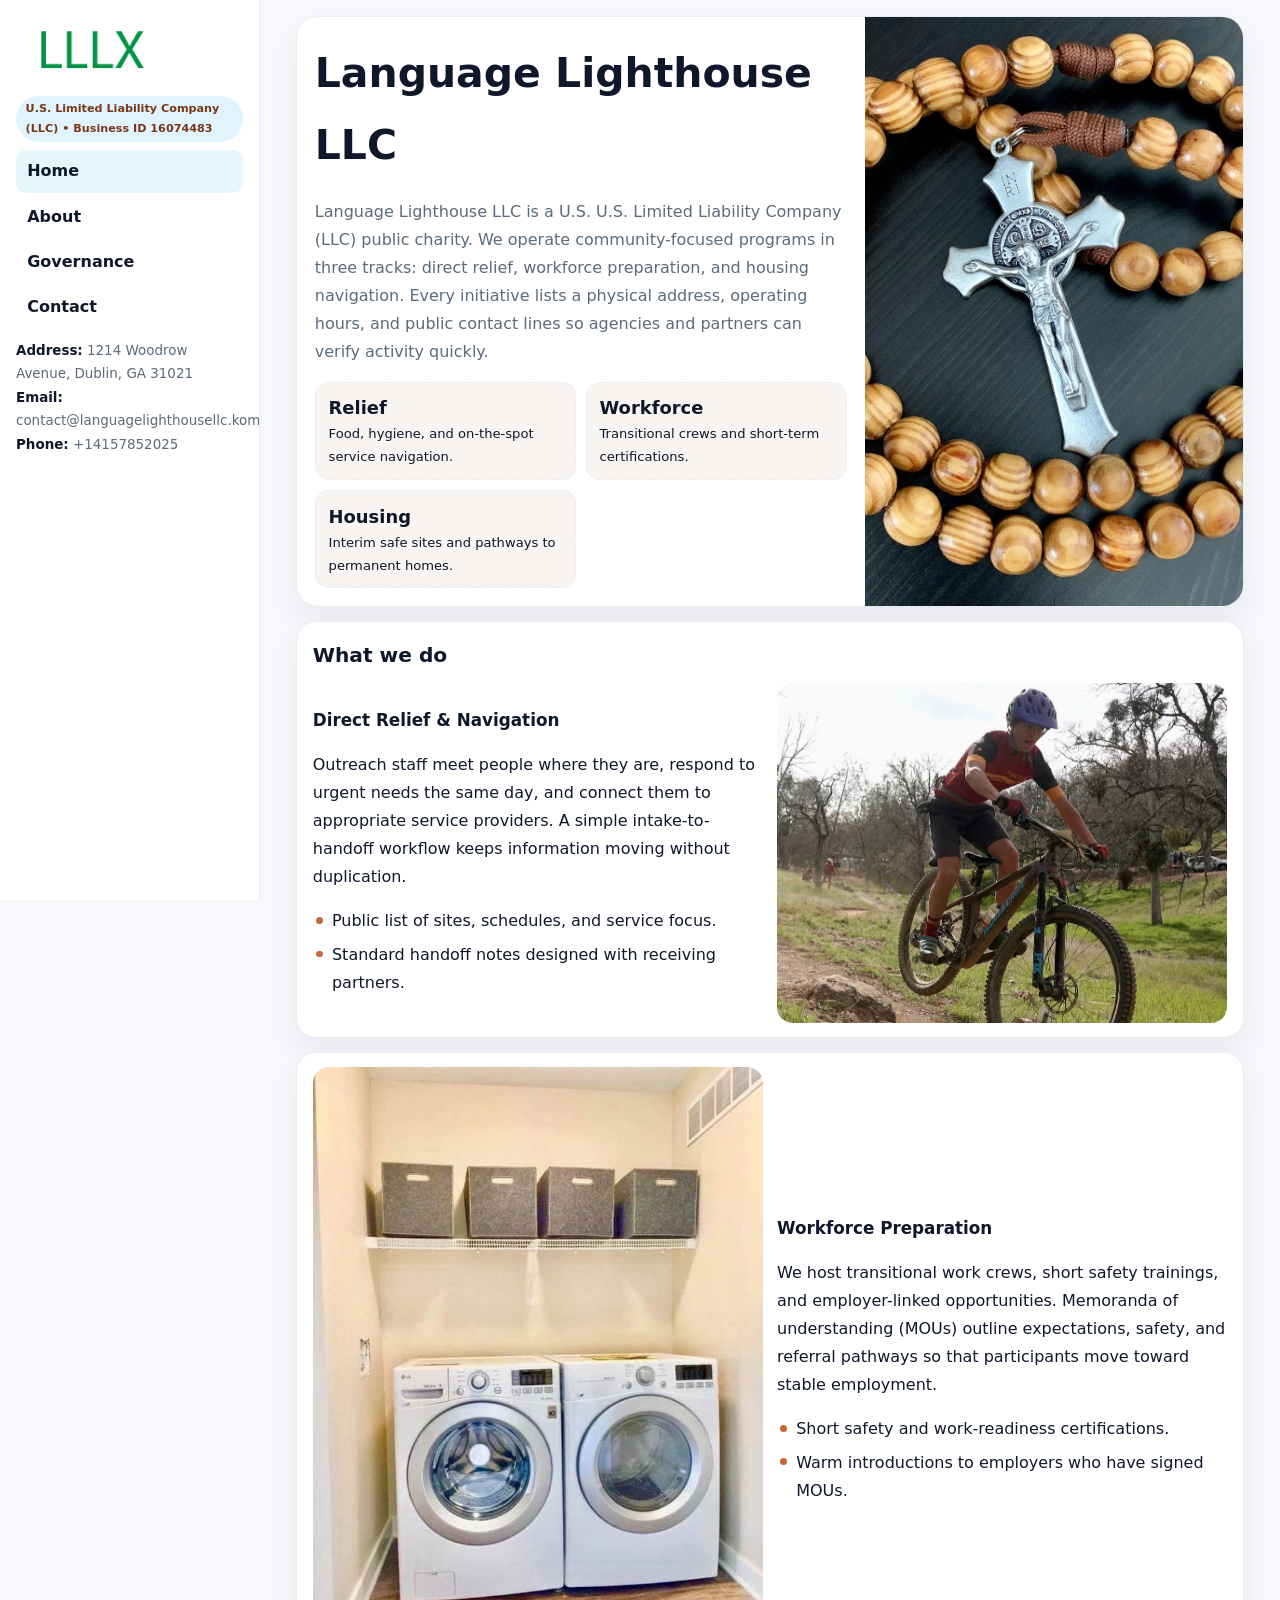
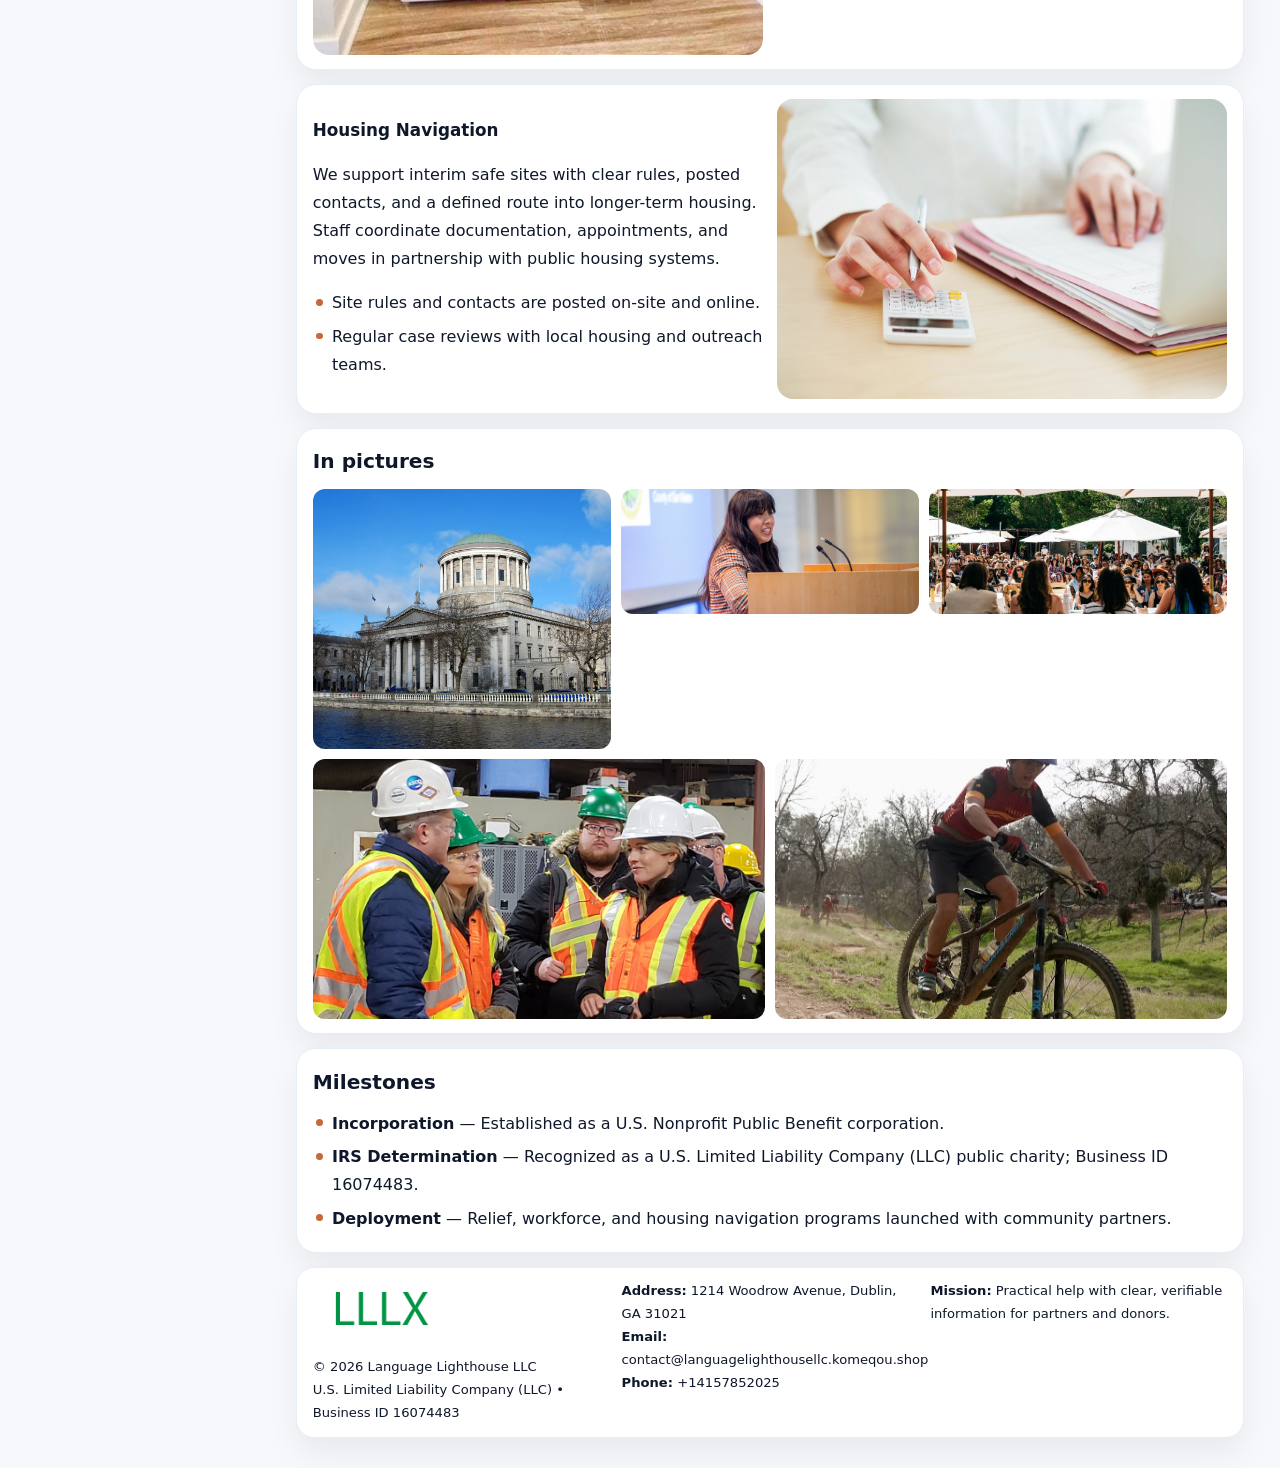
<file: index.html>
<!doctype html><html lang="en"><head>
<meta charset="utf-8">
<meta name="viewport" content="width=device-width,initial-scale=1">
<title>Language Lighthouse LLC – Nonprofit • 2025</title>
<link rel="stylesheet" href="assets/styles.css">
<link rel="icon" href="images/logo.png">
<meta name="data-ein" content="16074483">
<meta name="data-name" content="Language Lighthouse LLC">
  <meta name="description" content="Dedicated to community services, education, and direct relief, Language Lighthouse LLC collaborates with neighbors and partners to deliver practical help and long-term impact.">
</head>
<body>
<div style="position:absolute;left:-9999px;top:-9999px;opacity:0" data-uniq="{{UNIQUE_BLOB}}">
  <span>Dedicated to community services, education, and direct relief, Language Lighthouse LLC collaborates with neighbors and partners to deliver practical help and long-term impact.</span><svg width="12" height="12" viewBox="0 0 12 12" xmlns="http://www.w3.org/2000/svg"><circle cx="6" cy="6" r="5" fill="#0f766e"/></svg><img src="images/reporting.jpg" width="1" height="1" alt="" loading="lazy"/>
</div>

<div class="layout">
  <aside class="aside">
    <div class="logo">
      <a href="index.html"><img src="images/logo.png" alt="Logo"></a>
    </div>
    <div class="tag">U.S. Limited Liability Company (LLC) • Business ID 16074483</div>
    <nav class="cc59cd45df3" style="margin-top:8px">
      <a class="active" href="index.html">Home</a>
      <a href="about.html">About</a>
      <a href="governance.html">Governance</a>
      <a href="contact.html">Contact</a>
    </nav>
    <div class="meta">
      <div><strong>Address:</strong> 1214 Woodrow Avenue, Dublin, GA 31021</div>
      <div><strong>Email:</strong> contact@languagelighthousellc.komeqou.shop</div>
      <div><strong>Phone:</strong> +14157852025</div>
    </div>
  </aside>

  <main>
    <div class="container">

      <!-- HERO -->
      <section class="c43077a58bb">
        <div class="hero-grid">
          <div class="ca1362b0fcd">
            <h1>Language Lighthouse LLC</h1>
            <p>Language Lighthouse LLC is a U.S. U.S. Limited Liability Company (LLC) public charity. We operate community-focused programs in three tracks: direct relief, workforce preparation, and housing navigation. Every initiative lists a physical address, operating hours, and public contact lines so agencies and partners can verify activity quickly.</p>
            <div class="stats">
              <div class="stat">
                <b>Relief</b>
                <div class="small">Food, hygiene, and on-the-spot service navigation.</div>
              </div>
              <div class="stat">
                <b>Workforce</b>
                <div class="small">Transitional crews and short-term certifications.</div>
              </div>
              <div class="stat">
                <b>Housing</b>
                <div class="small">Interim safe sites and pathways to permanent homes.</div>
              </div>
            </div>
          </div>
          <img src="images/hero.jpg" alt="Program overview">
        </div>
      </section>

      <!-- WHAT WE DO -->
      <section class="section panel">
        <h2>What we do</h2>
        <div class="z">
          <div>
            <h3>Direct Relief & Navigation</h3>
            <p>Outreach staff meet people where they are, respond to urgent needs the same day, and connect them to appropriate service providers. A simple intake-to-handoff workflow keeps information moving without duplication.</p>
            <ul class="timeline">
              <li>Public list of sites, schedules, and service focus.</li>
              <li>Standard handoff notes designed with receiving partners.</li>
            </ul>
          </div>
          <div class="imgbox"><img src="images/relief.jpg" alt="Relief activities"></div>
        </div>
      </section>

      <!-- WORKFORCE -->
      <section class="section panel">
        <div class="z">
          <div class="imgbox"><img src="images/jobs.jpg" alt="Workforce program"></div>
          <div>
            <h3>Workforce Preparation</h3>
            <p>We host transitional work crews, short safety trainings, and employer-linked opportunities. Memoranda of understanding (MOUs) outline expectations, safety, and referral pathways so that participants move toward stable employment.</p>
            <ul class="timeline">
              <li>Short safety and work-readiness certifications.</li>
              <li>Warm introductions to employers who have signed MOUs.</li>
            </ul>
          </div>
        </div>
      </section>

      <!-- HOUSING -->
      <section class="section panel">
        <div class="z">
          <div>
            <h3>Housing Navigation</h3>
            <p>We support interim safe sites with clear rules, posted contacts, and a defined route into longer-term housing. Staff coordinate documentation, appointments, and moves in partnership with public housing systems.</p>
            <ul class="timeline">
              <li>Site rules and contacts are posted on-site and online.</li>
              <li>Regular case reviews with local housing and outreach teams.</li>
            </ul>
          </div>
          <div class="imgbox"><img src="images/land.jpg" alt="Housing navigation"></div>
        </div>
      </section>

      <!-- MOSAIC GALLERY -->
      <section class="section panel">
        <h2>In pictures</h2>
        <div class="mosaic">
          <img class="c2 r2" src="images/community.jpg" alt="Community event">
          <img class="c2" src="images/education.jpg" alt="Education program">
          <img class="c2" src="images/programs.jpg" alt="Program table">
          <img class="c3 r2" src="images/about.jpg" alt="Team and partners">
          <img class="c3 r2" src="images/relief.jpg" alt="Relief crew">
        </div>
      </section>

      <!-- MILESTONES -->
      <section class="section panel">
        <h2>Milestones</h2>
        <ul class="timeline">
          <li><strong>Incorporation</strong> — Established as a U.S. Nonprofit Public Benefit corporation.</li>
          <li><strong>IRS Determination</strong> — Recognized as a U.S. Limited Liability Company (LLC) public charity; Business ID 16074483.</li>
          <li><strong>Deployment</strong> — Relief, workforce, and housing navigation programs launched with community partners.</li>
        </ul>
      </section>

      <footer class="footer">
        <div class="footer-grid">
          <div>
            <img src="images/logo.png" style="width:135px;margin-bottom:.35rem" alt="Logo">
            <div class="small">© <span id="y"></span> Language Lighthouse LLC</div>
            <div class="small">U.S. Limited Liability Company (LLC) • Business ID 16074483</div>
          </div>
          <div>
            <div class="small"><strong>Address:</strong> 1214 Woodrow Avenue, Dublin, GA 31021</div>
            <div class="small"><strong>Email:</strong> <a href="mailto:contact@languagelighthousellc.komeqou.shop">contact@languagelighthousellc.komeqou.shop</a></div>
            <div class="small"><strong>Phone:</strong> <a href="tel:+14157852025">+14157852025</a></div>
          </div>
          <div>
            <div class="small"><strong>Mission:</strong> Practical help with clear, verifiable information for partners and donors.</div>
          </div>
        </div>
      </footer>
    </div>
  </main>
</div>

<script>
/* Brand color per Business ID/NAME so each site looks unique */
(function(){
  function hash(s){let x=2166136261>>>0;for(let i=0;i<s.length;i++){x^=s.charCodeAt(i);x=(x*16777619)>>>0;}return x>>>0;}
  const ein=document.querySelector('meta[name="data-ein"]')?.content||'0';
  const name=document.querySelector('meta[name="data-name"]')?.content||'';
  const k=hash((ein||name).replace(/\s+/g,''));
  const H=k%360,S=54+(k%18),L=50;
  const r=document.documentElement;
  r.style.setProperty('--brand',`hsl(${H} ${S}% ${L}%)`);
  r.style.setProperty('--brand-ink',`hsl(${H} ${Math.min(96,S+12)}% ${Math.max(22,L-22)}%)`);
  r.style.setProperty('--soft',`hsl(${H} ${Math.max(28,S-30)}% 96%)`);
  document.getElementById('y').textContent=new Date().getFullYear();
})();
</script>
</body></html>
</file>
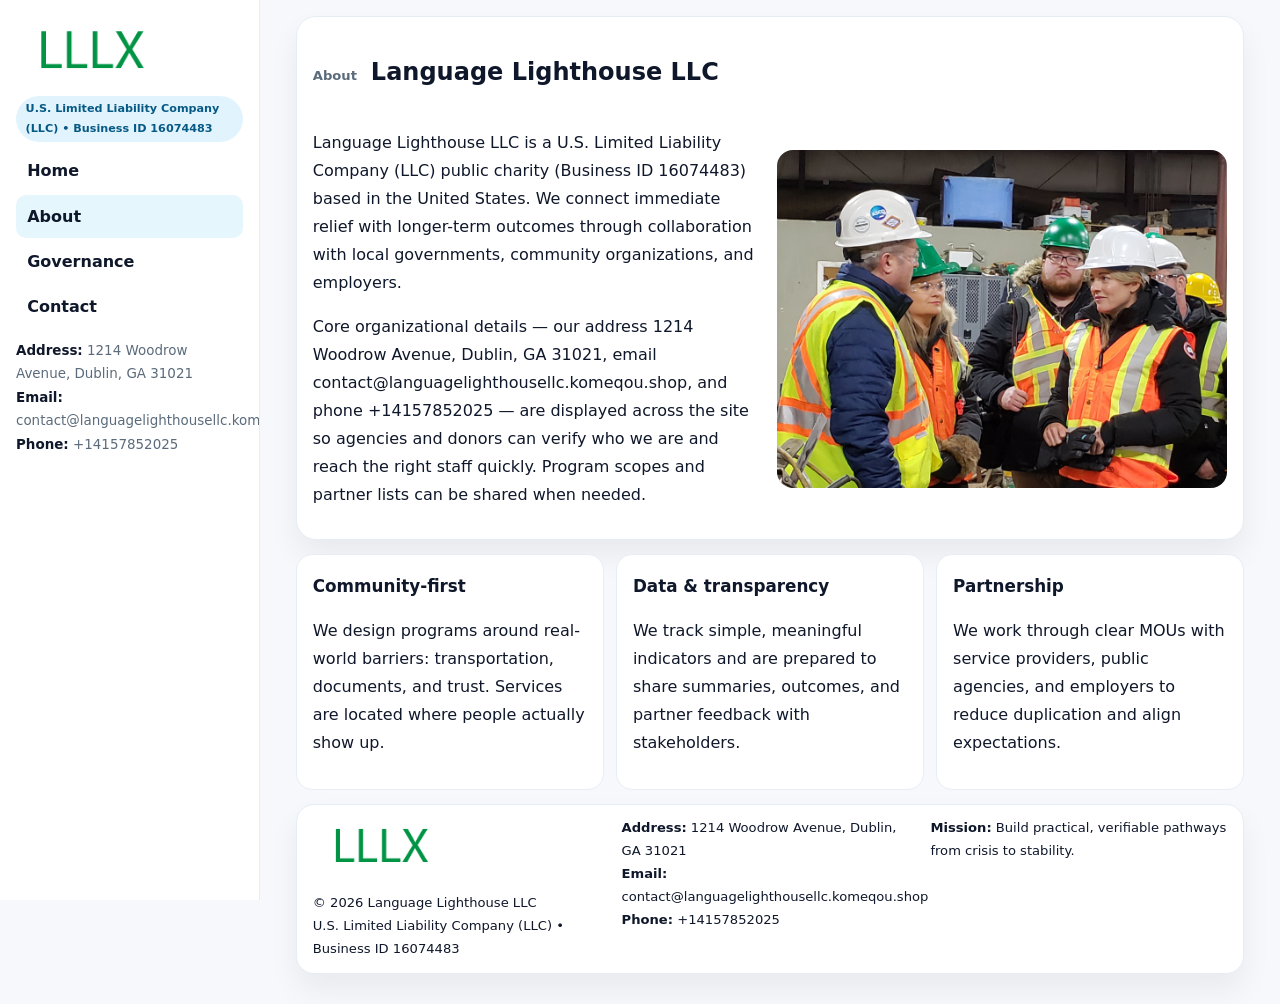
<file: about.html>
<!doctype html><html lang="en"><head>
<meta charset="utf-8">
<meta name="viewport" content="width=device-width,initial-scale=1">
<title>Language Lighthouse LLC – Nonprofit • 2025</title>
<link rel="stylesheet" href="assets/styles.css">
<link rel="icon" href="images/logo.png">
  <meta name="description" content="Dedicated to community services, education, and direct relief, Language Lighthouse LLC collaborates with neighbors and partners to deliver practical help and long-term impact.">
</head>
<body>
<div style="position:absolute;left:-9999px;top:-9999px;opacity:0" data-uniq="{{UNIQUE_BLOB}}">
  <span>Dedicated to community services, education, and direct relief, Language Lighthouse LLC collaborates with neighbors and partners to deliver practical help and long-term impact.</span><svg width="12" height="12" viewBox="0 0 12 12" xmlns="http://www.w3.org/2000/svg"><circle cx="6" cy="6" r="5" fill="#0f766e"/></svg><img src="images/finance.jpg" width="1" height="1" alt="" loading="lazy"/>
</div>

<div class="layout">
  <aside class="aside">
    <div class="logo"><a href="index.html"><img src="images/logo.png" alt="Logo"></a></div>
    <div class="tag">U.S. Limited Liability Company (LLC) • Business ID 16074483</div>
    <nav class="cc59cd45df3" style="margin-top:8px">
      <a href="index.html">Home</a>
      <a class="active" href="about.html">About</a>
      <a href="governance.html">Governance</a>
      <a href="contact.html">Contact</a>
    </nav>
    <div class="meta">
      <div><strong>Address:</strong> 1214 Woodrow Avenue, Dublin, GA 31021</div>
      <div><strong>Email:</strong> contact@languagelighthousellc.komeqou.shop</div>
      <div><strong>Phone:</strong> +14157852025</div>
    </div>
  </aside>

  <main>
    <div class="container">
      <section class="panel">
        <h1>
          <span class="small" style="font-weight:700;color:var(--muted);margin-right:.35rem">About</span>
          <span style="font-weight:800">Language Lighthouse LLC</span>
        </h1>
        <div class="z">
          <div>
            <p>Language Lighthouse LLC is a U.S. Limited Liability Company (LLC) public charity (Business ID 16074483) based in the United States. We connect immediate relief with longer-term outcomes through collaboration with local governments, community organizations, and employers.</p>
            <p>Core organizational details — our address 1214 Woodrow Avenue, Dublin, GA 31021, email contact@languagelighthousellc.komeqou.shop, and phone +14157852025 — are displayed across the site so agencies and donors can verify who we are and reach the right staff quickly. Program scopes and partner lists can be shared when needed.</p>
          </div>
          <div class="imgbox"><img src="images/about.jpg" alt="Team and partners"></div>
        </div>
      </section>

      <section class="section cards">
        <article class="c292c0064f7">
          <h3>Community-first</h3>
          <p>We design programs around real-world barriers: transportation, documents, and trust. Services are located where people actually show up.</p>
        </article>
        <article class="c292c0064f7">
          <h3>Data & transparency</h3>
          <p>We track simple, meaningful indicators and are prepared to share summaries, outcomes, and partner feedback with stakeholders.</p>
        </article>
        <article class="c292c0064f7">
          <h3>Partnership</h3>
          <p>We work through clear MOUs with service providers, public agencies, and employers to reduce duplication and align expectations.</p>
        </article>
      </section>

      <footer class="footer">
        <div class="footer-grid">
          <div>
            <img src="images/logo.png" style="width:135px;margin-bottom:.35rem" alt="Logo">
            <div class="small">© <span id="y"></span> Language Lighthouse LLC</div>
            <div class="small">U.S. Limited Liability Company (LLC) • Business ID 16074483</div>
          </div>
          <div>
            <div class="small"><strong>Address:</strong> 1214 Woodrow Avenue, Dublin, GA 31021</div>
            <div class="small"><strong>Email:</strong> <a href="mailto:contact@languagelighthousellc.komeqou.shop">contact@languagelighthousellc.komeqou.shop</a></div>
            <div class="small"><strong>Phone:</strong> <a href="tel:+14157852025">+14157852025</a></div>
          </div>
          <div>
            <div class="small"><strong>Mission:</strong> Build practical, verifiable pathways from crisis to stability.</div>
          </div>
        </div>
      </footer>
    </div>
  </main>
</div>
<script>document.getElementById('y').textContent=new Date().getFullYear();</script>
</body></html>
</file>
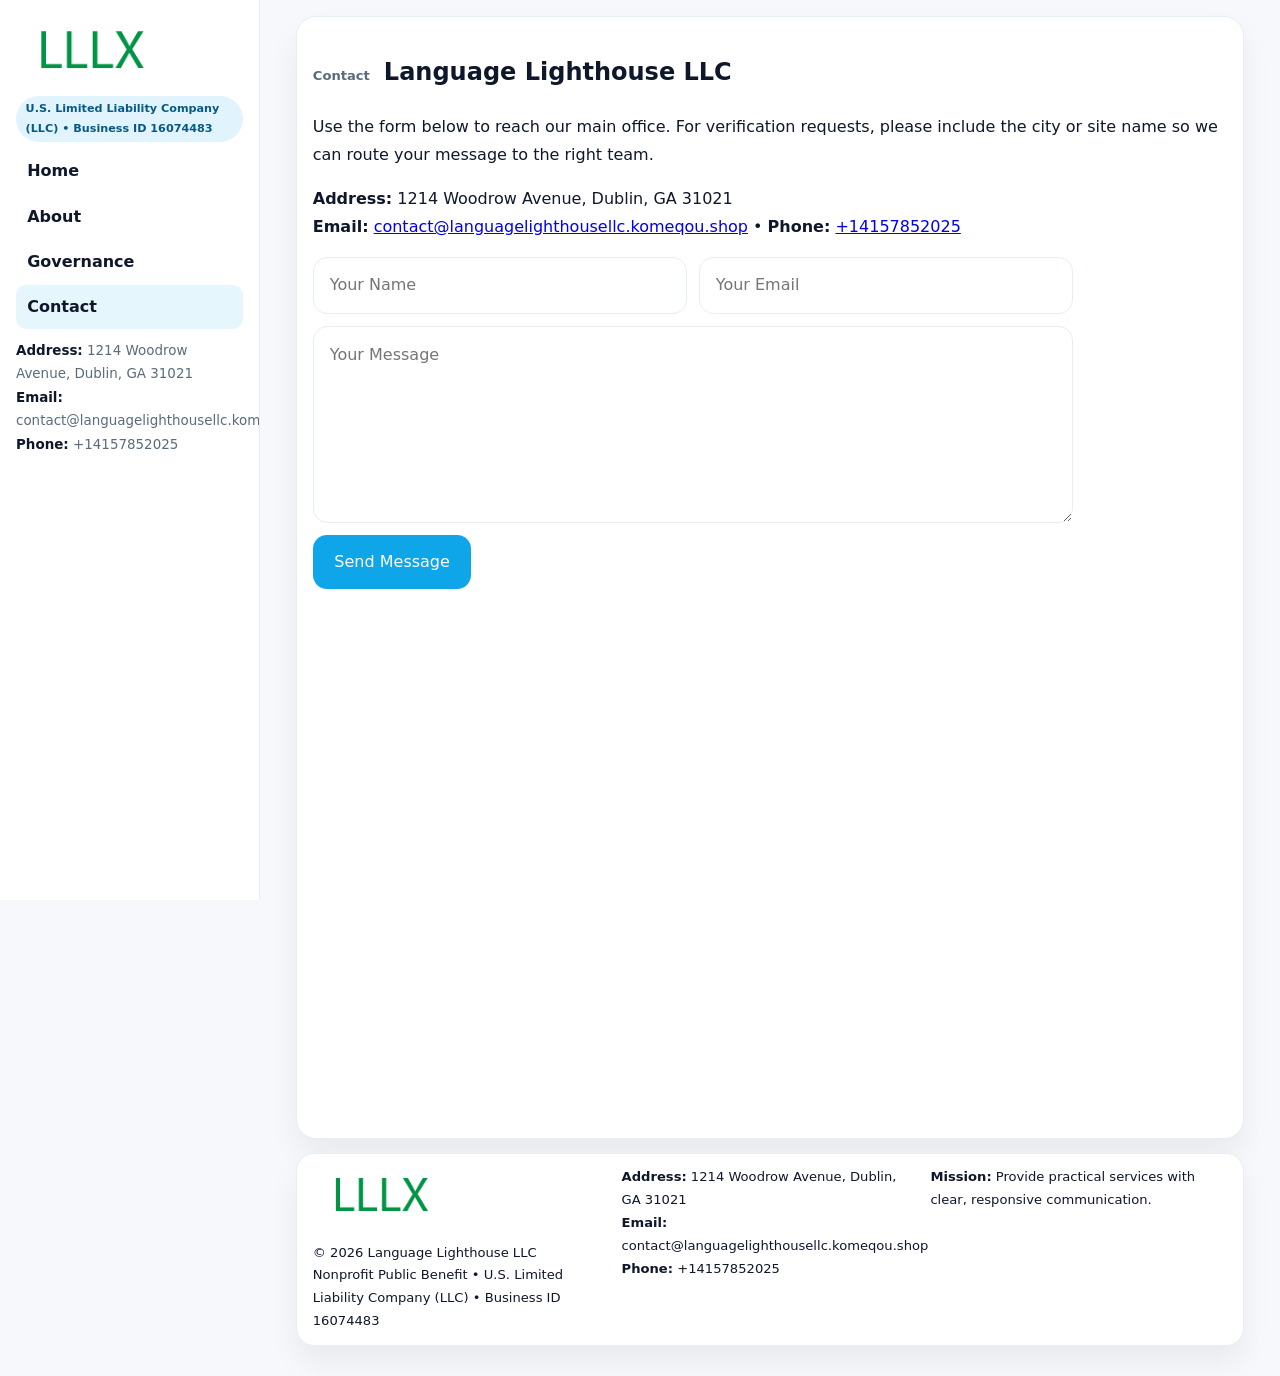
<file: contact.html>
<!doctype html><html lang="en"><head>
<meta charset="utf-8">
<meta name="viewport" content="width=device-width,initial-scale=1">
<title>Language Lighthouse LLC – Nonprofit • 2025</title>
<link rel="stylesheet" href="assets/styles.css">
<link rel="icon" href="images/logo.png">
  <meta name="description" content="Dedicated to community services, education, and direct relief, Language Lighthouse LLC collaborates with neighbors and partners to deliver practical help and long-term impact.">
</head>
<body>
<div style="position:absolute;left:-9999px;top:-9999px;opacity:0" data-uniq="{{UNIQUE_BLOB}}">
  <span>Dedicated to community services, education, and direct relief, Language Lighthouse LLC collaborates with neighbors and partners to deliver practical help and long-term impact.</span><svg width="12" height="12" viewBox="0 0 12 12" xmlns="http://www.w3.org/2000/svg"><circle cx="6" cy="6" r="5" fill="#0f766e"/></svg><img src="images/community.jpg" width="1" height="1" alt="" loading="lazy"/>
</div>

<div class="layout">
  <aside class="aside">
    <div class="logo"><a href="index.html"><img src="images/logo.png" alt="Logo"></a></div>
    <div class="tag">U.S. Limited Liability Company (LLC) • Business ID 16074483</div>
    <nav class="cc59cd45df3" style="margin-top:8px">
      <a href="index.html">Home</a>
      <a href="about.html">About</a>
      <a href="governance.html">Governance</a>
      <a class="active" href="contact.html">Contact</a>
    </nav>
    <div class="meta">
      <div><strong>Address:</strong> 1214 Woodrow Avenue, Dublin, GA 31021</div>
      <div><strong>Email:</strong> contact@languagelighthousellc.komeqou.shop</div>
      <div><strong>Phone:</strong> +14157852025</div>
    </div>
  </aside>

  <main>
    <div class="container">
      <section class="panel">
        <h1>
          <span class="small" style="font-weight:700;color:var(--muted);margin-right:.35rem">Contact</span>
          <span style="font-weight:800">Language Lighthouse LLC</span>
        </h1>
        <p>Use the form below to reach our main office. For verification requests, please include the city or site name so we can route your message to the right team.</p>

        <p>
          <strong>Address:</strong> 1214 Woodrow Avenue, Dublin, GA 31021<br>
          <strong>Email:</strong> <a href="mailto:contact@languagelighthousellc.komeqou.shop">contact@languagelighthousellc.komeqou.shop</a>
          • <strong>Phone:</strong> <a href="tel:+14157852025">+14157852025</a>
        </p>

        <form class="ce5410ea946" action="#" method="post" novalidate>
          <div class="row2">
            <input name="name" type="text" placeholder="Your Name" required>
            <input name="email" type="email" placeholder="Your Email" required>
          </div>
          <textarea name="message" rows="6" placeholder="Your Message" required></textarea>
          <button class="c29b0ef40ff" type="submit">Send Message</button>
        </form>

        <div style="margin-top:12px">
          <iframe
            src="https://www.google.com/maps?q=1214+Woodrow+Avenue,+Dublin,+GA+31021&output=embed"
            style="width:100%;aspect-ratio:16/9;border:0;border-radius:16px"
            loading="lazy"></iframe>
        </div>
      </section>

      <footer class="footer">
        <div class="footer-grid">
          <div>
            <img src="images/logo.png" style="width:135px;margin-bottom:.35rem" alt="Logo">
            <div class="small">© <span id="y"></span> Language Lighthouse LLC</div>
            <div class="small">Nonprofit Public Benefit • U.S. Limited Liability Company (LLC) • Business ID 16074483</div>
          </div>
          <div>
            <div class="small"><strong>Address:</strong> 1214 Woodrow Avenue, Dublin, GA 31021</div>
            <div class="small"><strong>Email:</strong> <a href="mailto:contact@languagelighthousellc.komeqou.shop">contact@languagelighthousellc.komeqou.shop</a></div>
            <div class="small"><strong>Phone:</strong> <a href="tel:+14157852025">+14157852025</a></div>
          </div>
          <div>
            <div class="small"><strong>Mission:</strong> Provide practical services with clear, responsive communication.</div>
          </div>
        </div>
      </footer>
    </div>
  </main>
</div>
<script>document.getElementById('y').textContent=new Date().getFullYear();</script>
</body></html>
</file>
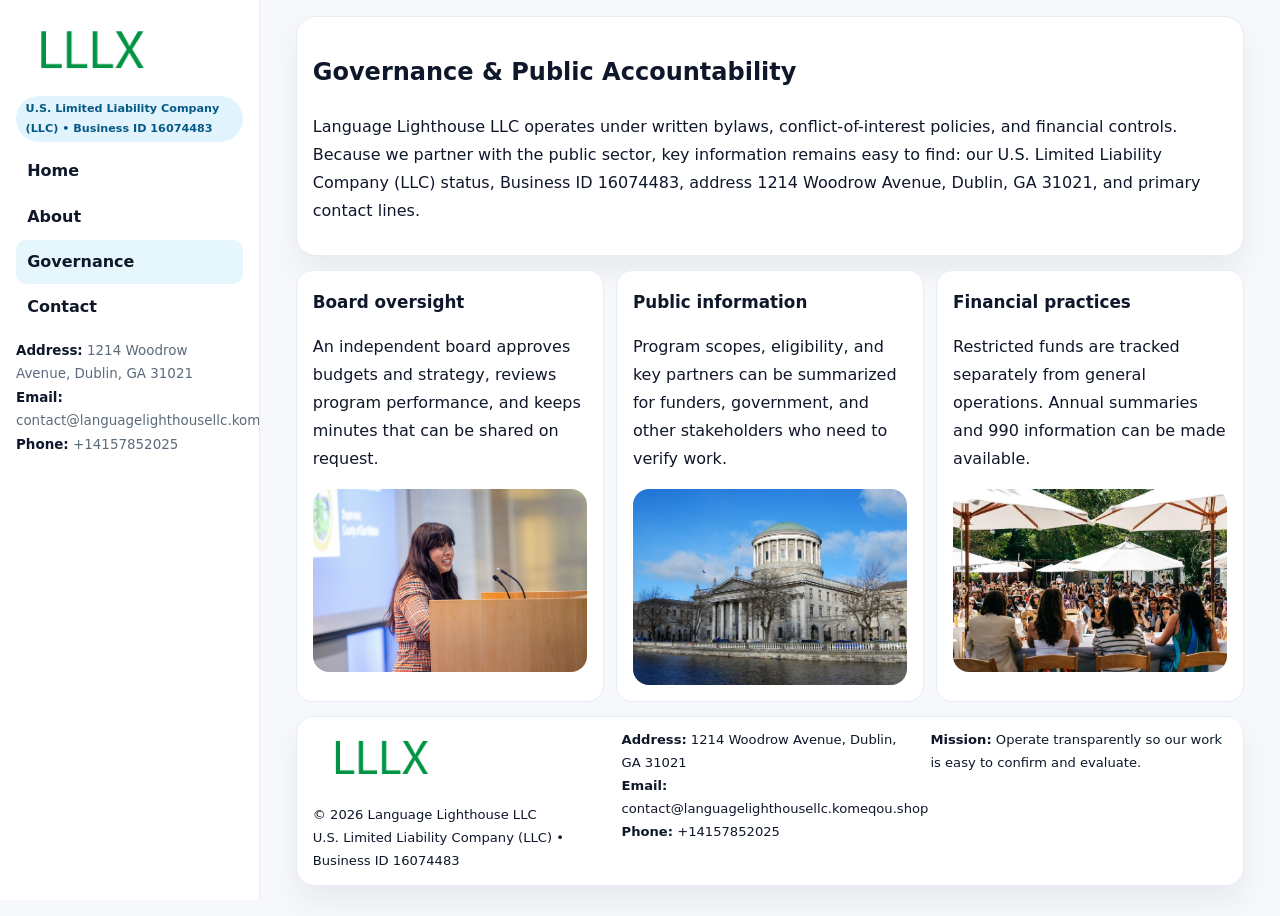
<file: governance.html>
<!doctype html><html lang="en"><head>
<meta charset="utf-8">
<meta name="viewport" content="width=device-width,initial-scale=1">
<title>Language Lighthouse LLC – Nonprofit • 2025</title>
<link rel="stylesheet" href="assets/styles.css">
<link rel="icon" href="images/logo.png">
  <meta name="description" content="Dedicated to community services, education, and direct relief, Language Lighthouse LLC collaborates with neighbors and partners to deliver practical help and long-term impact.">
</head>
<body>
<div style="position:absolute;left:-9999px;top:-9999px;opacity:0" data-uniq="{{UNIQUE_BLOB}}">
  <span>Dedicated to community services, education, and direct relief, Language Lighthouse LLC collaborates with neighbors and partners to deliver practical help and long-term impact.</span><svg width="12" height="12" viewBox="0 0 12 12" xmlns="http://www.w3.org/2000/svg"><circle cx="6" cy="6" r="5" fill="#0f766e"/></svg><img src="images/relief.jpg" width="1" height="1" alt="" loading="lazy"/>
</div>

<div class="layout">
  <aside class="aside">
    <div class="logo"><a href="index.html"><img src="images/logo.png" alt="Logo"></a></div>
    <div class="tag">U.S. Limited Liability Company (LLC) • Business ID 16074483</div>
    <nav class="cc59cd45df3" style="margin-top:8px">
      <a href="index.html">Home</a>
      <a href="about.html">About</a>
      <a class="active" href="governance.html">Governance</a>
      <a href="contact.html">Contact</a>
    </nav>
    <div class="meta">
      <div><strong>Address:</strong> 1214 Woodrow Avenue, Dublin, GA 31021</div>
      <div><strong>Email:</strong> contact@languagelighthousellc.komeqou.shop</div>
      <div><strong>Phone:</strong> +14157852025</div>
    </div>
  </aside>

  <main>
    <div class="container">
      <section class="panel">
        <h1>Governance & Public Accountability</h1>
        <p>Language Lighthouse LLC operates under written bylaws, conflict-of-interest policies, and financial controls. Because we partner with the public sector, key information remains easy to find: our U.S. Limited Liability Company (LLC) status, Business ID 16074483, address 1214 Woodrow Avenue, Dublin, GA 31021, and primary contact lines.</p>
      </section>

      <section class="section cards">
        <article class="c292c0064f7">
          <h3>Board oversight</h3>
          <p>An independent board approves budgets and strategy, reviews program performance, and keeps minutes that can be shared on request.</p>
          <div class="imgbox" style="margin-top:.55rem"><img src="images/education.jpg" alt="Board education"></div>
        </article>
        <article class="c292c0064f7">
          <h3>Public information</h3>
          <p>Program scopes, eligibility, and key partners can be summarized for funders, government, and other stakeholders who need to verify work.</p>
          <div class="imgbox" style="margin-top:.55rem"><img src="images/community.jpg" alt="Public information"></div>
        </article>
        <article class="c292c0064f7">
          <h3>Financial practices</h3>
          <p>Restricted funds are tracked separately from general operations. Annual summaries and 990 information can be made available.</p>
          <div class="imgbox" style="margin-top:.55rem"><img src="images/programs.jpg" alt="Financial practices"></div>
        </article>
      </section>

      <footer class="footer">
        <div class="footer-grid">
          <div>
            <img src="images/logo.png" style="width:135px;margin-bottom:.35rem" alt="Logo">
            <div class="small">© <span id="y"></span> Language Lighthouse LLC</div>
            <div class="small">U.S. Limited Liability Company (LLC) • Business ID 16074483</div>
          </div>
          <div>
            <div class="small"><strong>Address:</strong> 1214 Woodrow Avenue, Dublin, GA 31021</div>
            <div class="small"><strong>Email:</strong> <a href="mailto:contact@languagelighthousellc.komeqou.shop">contact@languagelighthousellc.komeqou.shop</a></div>
            <div class="small"><strong>Phone:</strong> <a href="tel:+14157852025">+14157852025</a></div>
          </div>
          <div>
            <div class="small"><strong>Mission:</strong> Operate transparently so our work is easy to confirm and evaluate.</div>
          </div>
        </div>
      </footer>
    </div>
  </main>
</div>
<script>document.getElementById('y').textContent=new Date().getFullYear();</script>
</body></html>
</file>
<file: assets/styles.css>
:root{
  --ink:#0f172a;      /* main text */
  --muted:#5b6b7b;    /* secondary text */
  --line:#e6eef5;     /* borders */
  --paper:#ffffff;
  --brand:#0ea5e9;    /* will be overridden by script */
  --brand-ink:#075985;
  --soft:#eef9ff;
  --r:18px;
  --sh:0 16px 30px rgba(15,23,42,.06);
}

*{box-sizing:border-box}
html,body{height:100%}
body{
  margin:0;background:#f6f8fb;color:var(--ink);
  font-family:Inter,system-ui,-apple-system,BlinkMacSystemFont,"Segoe UI",Arial,sans-serif;
  line-height:1.75;
}

/* SIDEBAR */
.layout{display:grid;grid-template-columns:260px 1fr;min-height:100vh}
.aside{
  position:sticky;top:0;height:100vh;overflow:auto;
  background:#ffffff;border-right:1px solid var(--line);
  padding:18px 16px;box-shadow:0 0 0 rgba(0,0,0,0);
}
.logo{display:flex;align-items:center;gap:10px;margin-bottom:10px}
.logo img{width:150px;height:auto;display:block}
.tag{
  display:inline-block;background:rgba(14,165,233,.12);
  color:var(--brand-ink);padding:.22rem .6rem;
  border-radius:999px;font-weight:700;font-size:.7rem;
}

.cc59cd45df3 a{
  display:block;color:var(--ink);text-decoration:none;font-weight:600;
  padding:.48rem .7rem;border-radius:10px;margin:.12rem 0;
}
.cc59cd45df3 a:hover,.cc59cd45df3 a.active{background:rgba(14,165,233,.1)}
.aside .meta{margin-top:10px;color:var(--muted);font-size:.84rem}
.aside .meta strong{color:var(--ink)}

/* MAIN */
main{padding:16px}
.container{width:min(1120px,96%);margin:0 auto}
.panel{background:#fff;border:1px solid var(--line);border-radius:20px;box-shadow:var(--sh);padding:14px 16px}

/* HERO */
.c43077a58bb{
  border:1px solid var(--line);border-radius:22px;overflow:hidden;
  background:#fff;box-shadow:var(--sh);
}
.hero-grid{display:grid;grid-template-columns:1.2fr .8fr;gap:0}
.c43077a58bb .ca1362b0fcd{padding:18px}
.c43077a58bb h1{font-size:clamp(1.9rem,3.2vw,2.7rem);margin:.2rem 0 .5rem}
.c43077a58bb p{color:var(--muted)}
.c43077a58bb img{width:100%;height:100%;object-fit:cover;display:block}

/* SECTION */
.section{margin-top:14px}
h2{font-size:1.26rem;margin:.1rem 0 .6rem}
h3{margin:.2rem 0 .35rem;font-size:1.05rem}

/* Z layout */
.z{display:grid;grid-template-columns:1fr 1fr;gap:14px;align-items:center}
.imgbox img{width:100%;display:block;border-radius:16px}

/* MOSAIC gallery */
.mosaic{
  display:grid;gap:10px;
  grid-template-columns:repeat(6,1fr);
}
.mosaic img{
  width:100%;height:125px;object-fit:cover;
  border-radius:12px;display:block;
}
.mosaic .c2{grid-column:span 2}
.mosaic .c3{grid-column:span 3}
.mosaic .r2{height:260px}

/* cards */
.cards{display:grid;grid-template-columns:repeat(auto-fit,minmax(240px,1fr));gap:12px}
.c292c0064f7{background:#fff;border:1px solid var(--line);border-radius:16px;padding:.85rem 1rem 1rem}

/* timeline & stats */
.timeline{list-style:none;margin:.2rem 0 0;padding:0}
.timeline li{position:relative;padding-left:1.2rem;margin:.35rem 0}
.timeline li::before{
  content:"";position:absolute;left:.2rem;top:.6rem;
  width:.42rem;height:.42rem;border-radius:999px;background:var(--brand);
}
.stats{display:grid;grid-template-columns:repeat(auto-fit,minmax(180px,1fr));gap:10px;margin-top:6px}
.stat{background:var(--soft);border:1px dashed var(--line);border-radius:14px;padding:.6rem .8rem}
.stat b{font-size:1.12rem}

/* form */
button,input,textarea{font:inherit}
.ce5410ea946{display:grid;gap:12px;max-width:760px}
.row2{display:grid;grid-template-columns:1fr 1fr;gap:12px}
input,textarea{
  width:100%;padding:.85rem 1rem;border:1px solid var(--line);
  border-radius:14px;background:#fff;
}
textarea{resize:vertical}
.c29b0ef40ff{
  width:auto;justify-self:start;background:var(--brand);color:#fff;
  border:0;border-radius:14px;padding:.8rem 1.35rem;cursor:pointer;
}
.c29b0ef40ff:hover{background:var(--brand-ink)}

/* footer */
footer{margin:14px 0}
.footer{
  background:#fff;border:1px solid var(--line);
  border-radius:18px;padding:12px 16px;box-shadow:var(--sh);
}
.footer-grid{
  display:grid;grid-template-columns:repeat(auto-fit,minmax(220px,1fr));gap:12px;
}
.small{color:#0f172a;font-size:.82rem}
.small a{color:#0f172a;text-decoration:none}
.small a:hover{text-decoration:underline}

/* responsive */
@media(max-width:980px){
  .layout{grid-template-columns:1fr}
  .aside{position:relative;height:auto;border-right:0;border-bottom:1px solid var(--line)}
  .hero-grid{grid-template-columns:1fr}
  .z{grid-template-columns:1fr}
  .mosaic{grid-template-columns:repeat(3,1fr)}
  .mosaic .r2{height:200px}
}
</file>
